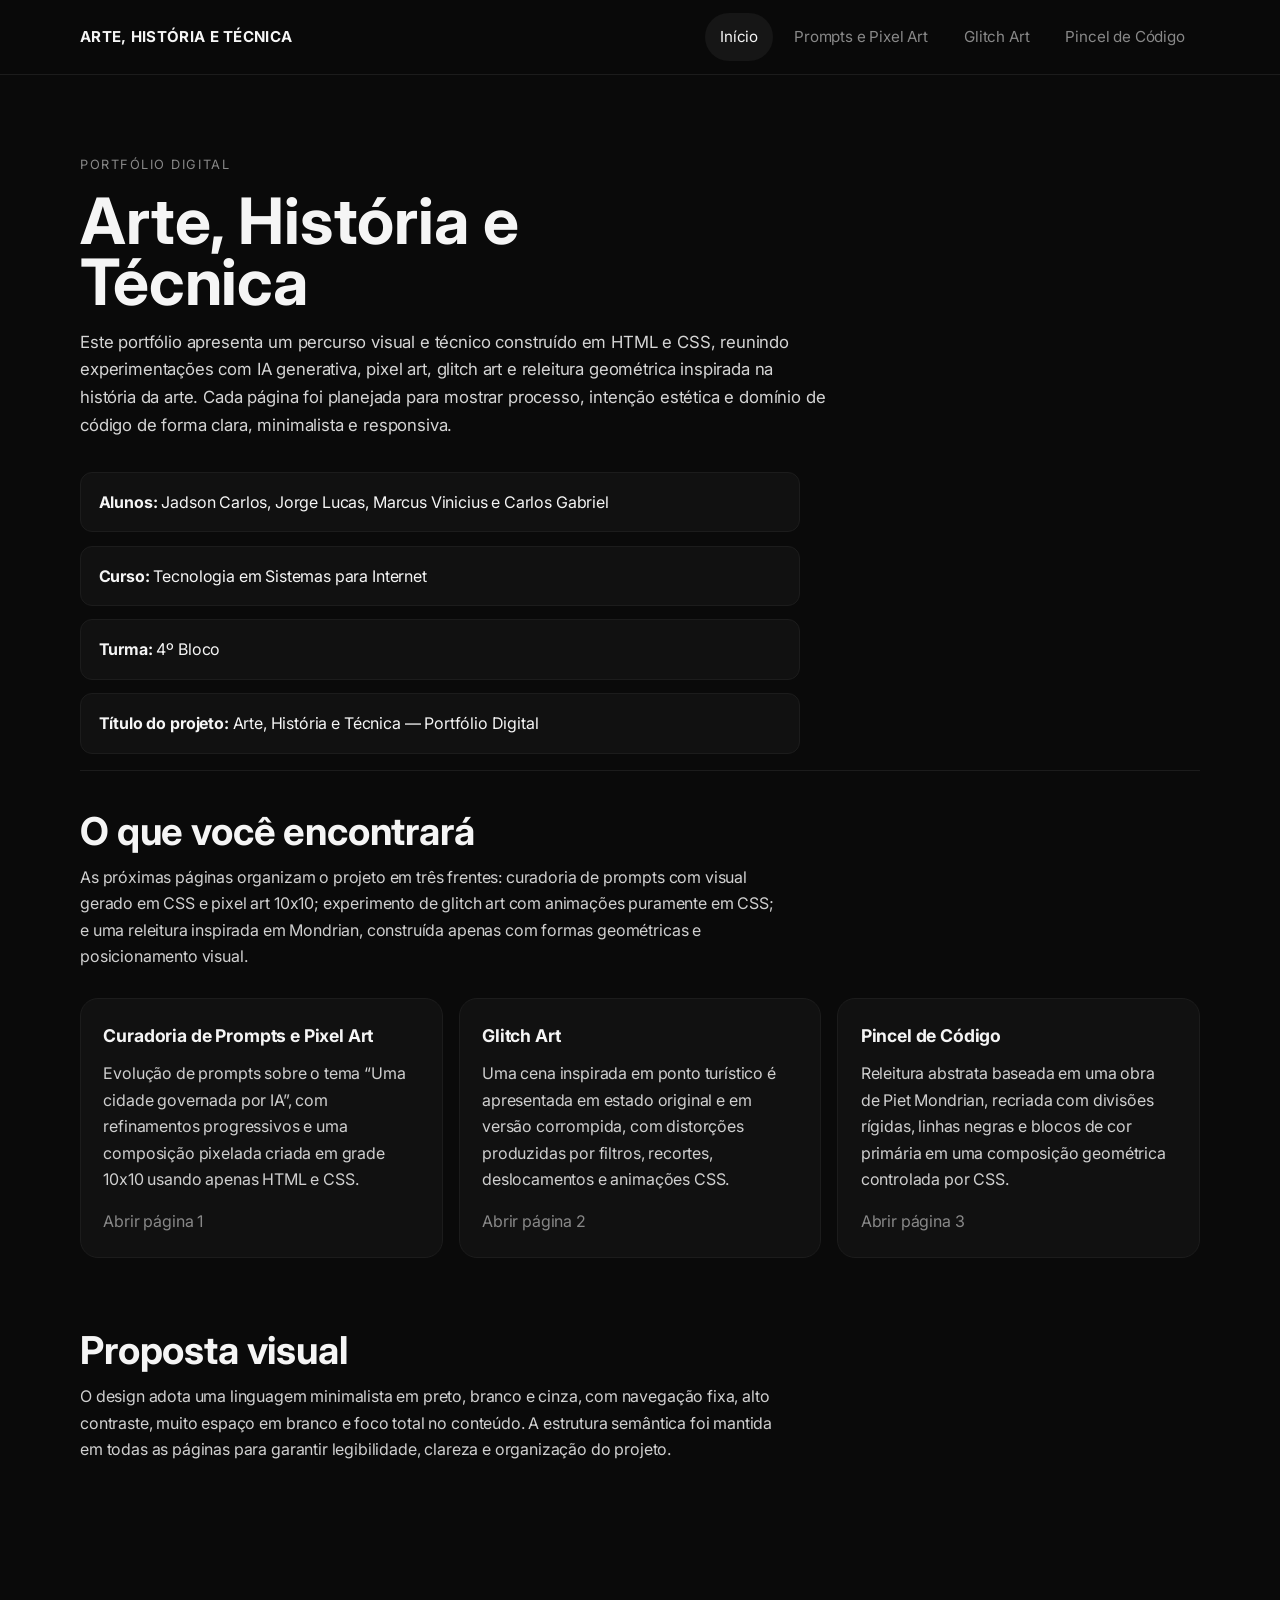
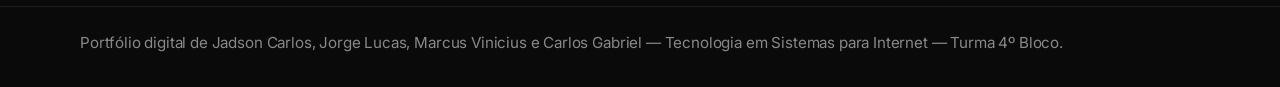
<file: index.html>
<!DOCTYPE html>
<html lang="pt-BR">
<head>
  <meta charset="UTF-8">
  <meta name="viewport" content="width=device-width, initial-scale=1.0">
  <title>Arte, História e Técnica — Portfólio Digital</title>
  <link rel="preconnect" href="https://fonts.googleapis.com">
  <link rel="preconnect" href="https://fonts.gstatic.com" crossorigin>
  <link href="https://fonts.googleapis.com/css2?family=Inter:wght@400;500;600;700;800&display=swap" rel="stylesheet">
  <link rel="stylesheet" href="style.css">
</head>
<body>
  <header class="site-header">
    <div class="container nav-inner">
      <a class="brand" href="index.html">Arte, História e Técnica</a>
      <nav class="site-nav" aria-label="Navegação principal">
        <a class="active" href="index.html">Início</a>
        <a href="pagina1.html">Prompts e Pixel Art</a>
        <a href="pagina2.html">Glitch Art</a>
        <a href="pagina3.html">Pincel de Código</a>
      </nav>
    </div>
  </header>

  <main class="site-main">
    <div class="container">
      <section class="page-intro">
        <span class="eyebrow">Portfólio Digital</span>
        <h1>Arte, História e Técnica</h1>
        <p>
          Este portfólio apresenta um percurso visual e técnico construído em HTML e CSS, reunindo experimentações com IA generativa,
          pixel art, glitch art e releitura geométrica inspirada na história da arte. Cada página foi planejada para mostrar processo,
          intenção estética e domínio de código de forma clara, minimalista e responsiva.
        </p>

        <ul class="meta-list">
          <li><strong>Alunos:</strong> Jadson Carlos, Jorge Lucas, Marcus Vinicius e Carlos Gabriel</li>
          <li><strong>Curso:</strong> Tecnologia em Sistemas para Internet</li>
          <li><strong>Turma:</strong> 4º Bloco</li>
          <li><strong>Título do projeto:</strong> Arte, História e Técnica — Portfólio Digital</li>
        </ul>
      </section>

      <section>
        <h2 class="section-title">O que você encontrará</h2>
        <p class="section-text">
          As próximas páginas organizam o projeto em três frentes: curadoria de prompts com visual gerado em CSS e pixel art 10x10;
          experimento de glitch art com animações puramente em CSS; e uma releitura inspirada em Mondrian, construída apenas com
          formas geométricas e posicionamento visual.
        </p>

        <div class="cards cards-three">
          <article class="card">
            <h3>Curadoria de Prompts e Pixel Art</h3>
            <p>
              Evolução de prompts sobre o tema “Uma cidade governada por IA”, com refinamentos progressivos e uma composição pixelada
              criada em grade 10x10 usando apenas HTML e CSS.
            </p>
            <a class="mini-link" href="pagina1.html">Abrir página 1</a>
          </article>

          <article class="card">
            <h3>Glitch Art</h3>
            <p>
              Uma cena inspirada em ponto turístico é apresentada em estado original e em versão corrompida, com distorções produzidas
              por filtros, recortes, deslocamentos e animações CSS.
            </p>
            <a class="mini-link" href="pagina2.html">Abrir página 2</a>
          </article>

          <article class="card">
            <h3>Pincel de Código</h3>
            <p>
              Releitura abstrata baseada em uma obra de Piet Mondrian, recriada com divisões rígidas, linhas negras e blocos de cor
              primária em uma composição geométrica controlada por CSS.
            </p>
            <a class="mini-link" href="pagina3.html">Abrir página 3</a>
          </article>
        </div>
      </section>

      <section>
        <h2 class="section-title">Proposta visual</h2>
        <p class="section-text">
          O design adota uma linguagem minimalista em preto, branco e cinza, com navegação fixa, alto contraste, muito espaço em
          branco e foco total no conteúdo. A estrutura semântica foi mantida em todas as páginas para garantir legibilidade, clareza
          e organização do projeto.
        </p>
      </section>
    </div>
  </main>

  <footer class="site-footer">
    <div class="container">
      <p>Portfólio digital de Jadson Carlos, Jorge Lucas, Marcus Vinicius e Carlos Gabriel — Tecnologia em Sistemas para Internet — Turma 4º Bloco.</p>
    </div>
  </footer>
</body>
</html>
</file>
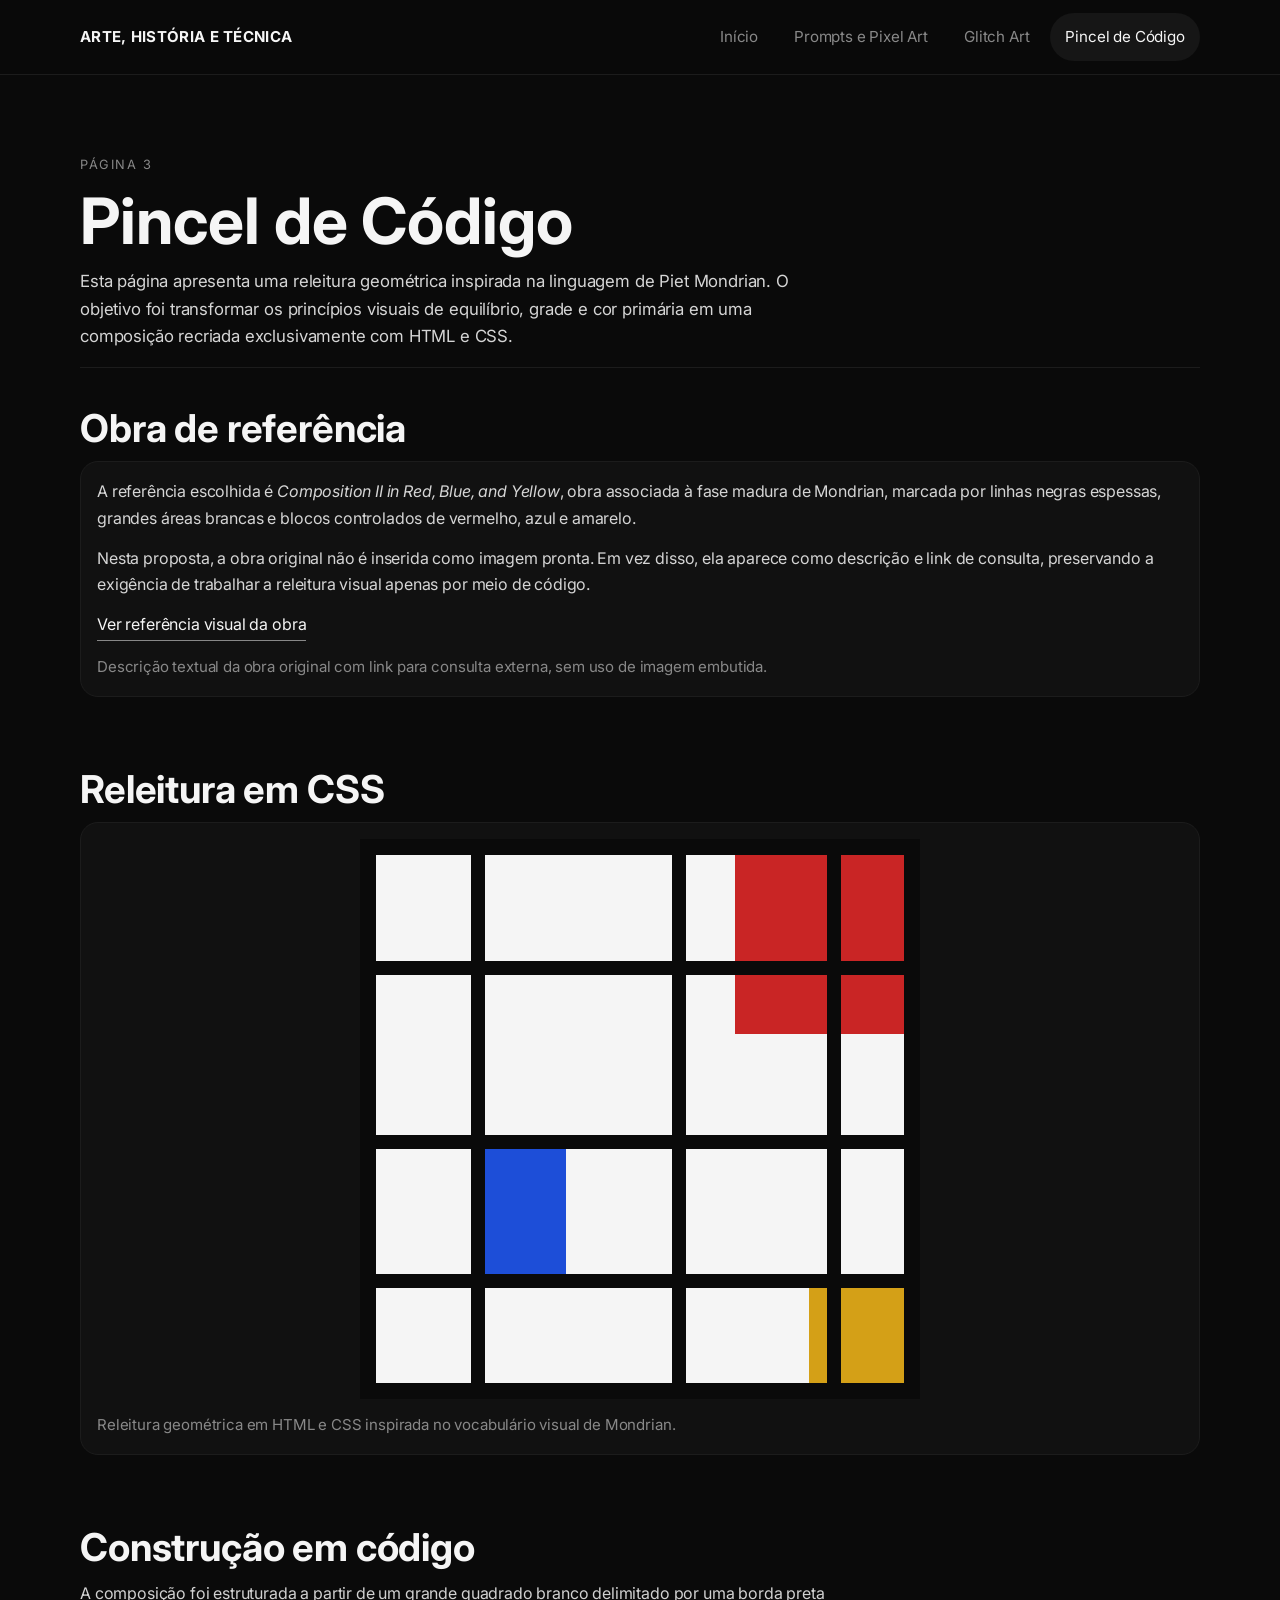
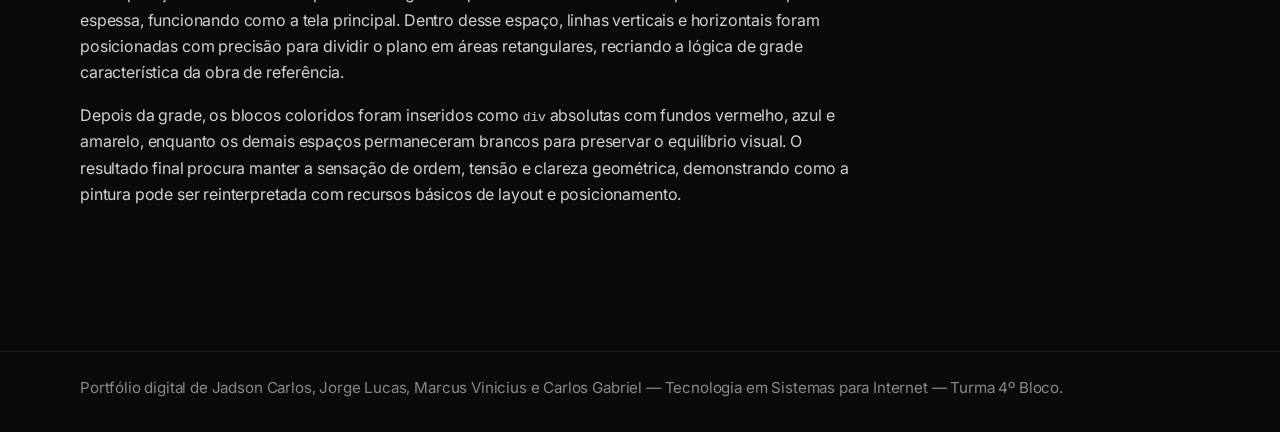
<file: pagina3.html>
<!DOCTYPE html>
<html lang="pt-BR">
<head>
  <meta charset="UTF-8">
  <meta name="viewport" content="width=device-width, initial-scale=1.0">
  <title>Pincel de Código — Arte, História e Técnica</title>
  <link rel="preconnect" href="https://fonts.googleapis.com">
  <link rel="preconnect" href="https://fonts.gstatic.com" crossorigin>
  <link href="https://fonts.googleapis.com/css2?family=Inter:wght@400;500;600;700;800&display=swap" rel="stylesheet">
  <link rel="stylesheet" href="style.css">
</head>
<body>
  <header class="site-header">
    <div class="container nav-inner">
      <a class="brand" href="index.html">Arte, História e Técnica</a>
      <nav class="site-nav" aria-label="Navegação principal">
        <a href="index.html">Início</a>
        <a href="pagina1.html">Prompts e Pixel Art</a>
        <a href="pagina2.html">Glitch Art</a>
        <a class="active" href="pagina3.html">Pincel de Código</a>
      </nav>
    </div>
  </header>

  <main class="site-main">
    <div class="container">
      <section class="page-intro">
        <span class="eyebrow">Página 3</span>
        <h1>Pincel de Código</h1>
        <p>
          Esta página apresenta uma releitura geométrica inspirada na linguagem de Piet Mondrian. O objetivo foi transformar os princípios
          visuais de equilíbrio, grade e cor primária em uma composição recriada exclusivamente com HTML e CSS.
        </p>
      </section>

      <section>
        <h2 class="section-title">Obra de referência</h2>
        <figure class="reference-card">
          <div class="reference-body">
            <p>
              A referência escolhida é <em>Composition II in Red, Blue, and Yellow</em>, obra associada à fase madura de Mondrian, marcada por
              linhas negras espessas, grandes áreas brancas e blocos controlados de vermelho, azul e amarelo.
            </p>
            <p>
              Nesta proposta, a obra original não é inserida como imagem pronta. Em vez disso, ela aparece como descrição e link de consulta,
              preservando a exigência de trabalhar a releitura visual apenas por meio de código.
            </p>
            <p>
              <a class="reference-link" href="https://www.piet-mondrian.org/composition-ii-in-red-blue-and-yellow.jsp" target="_blank" rel="noopener noreferrer">
                Ver referência visual da obra
              </a>
            </p>
          </div>
          <figcaption>Descrição textual da obra original com link para consulta externa, sem uso de imagem embutida.</figcaption>
        </figure>
      </section>

      <section>
        <h2 class="section-title">Releitura em CSS</h2>
        <figure>
          <div class="mondrian-frame">
            <div class="mondrian-art" aria-hidden="true">
              <div class="block white-a"></div>
              <div class="block white-b"></div>
              <div class="block white-c"></div>
              <div class="block white-d"></div>
              <div class="block white-e"></div>
              <div class="block white-f"></div>
              <div class="block red"></div>
              <div class="block blue"></div>
              <div class="block yellow"></div>

              <div class="line-v v1"></div>
              <div class="line-v v2"></div>
              <div class="line-v v3"></div>

              <div class="line-h h1"></div>
              <div class="line-h h2"></div>
              <div class="line-h h3"></div>
            </div>
          </div>
          <figcaption>Releitura geométrica em HTML e CSS inspirada no vocabulário visual de Mondrian.</figcaption>
        </figure>
      </section>

      <section>
        <h2 class="section-title">Construção em código</h2>
        <div class="prose">
          <p>
            A composição foi estruturada a partir de um grande quadrado branco delimitado por uma borda preta espessa, funcionando como a
            tela principal. Dentro desse espaço, linhas verticais e horizontais foram posicionadas com precisão para dividir o plano em
            áreas retangulares, recriando a lógica de grade característica da obra de referência.
          </p>

          <p>
            Depois da grade, os blocos coloridos foram inseridos como <code>div</code> absolutas com fundos vermelho, azul e amarelo, enquanto
            os demais espaços permaneceram brancos para preservar o equilíbrio visual. O resultado final procura manter a sensação de ordem,
            tensão e clareza geométrica, demonstrando como a pintura pode ser reinterpretada com recursos básicos de layout e posicionamento.
          </p>
        </div>
      </section>
    </div>
  </main>

  <footer class="site-footer">
    <div class="container">
      <p>Portfólio digital de Jadson Carlos, Jorge Lucas, Marcus Vinicius e Carlos Gabriel — Tecnologia em Sistemas para Internet — Turma 4º Bloco.</p>
    </div>
  </footer>
</body>
</html>
</file>
<file: style.css>
:root {
  --black: #0a0a0a;
  --white: #f5f5f5;
  --gray: #888888;
  --line: #1c1c1c;
  --surface: #111111;
  --surface-soft: #161616;
  --max-width: 1120px;
  --radius: 18px;
  --radius-sm: 12px;
  --transition: 180ms ease;
  --red: #c92525;
  --blue: #1d4ed8;
  --yellow: #d4a017;
}

* {
  box-sizing: border-box;
  margin: 0;
  padding: 0;
}

html {
  scroll-behavior: smooth;
}

body {
  font-family: "Inter", sans-serif;
  background: var(--black);
  color: var(--white);
  line-height: 1.65;
  letter-spacing: -0.01em;
}

a {
  color: var(--white);
  text-decoration: none;
}

a:hover {
  color: var(--gray);
}

img {
  max-width: 100%;
  display: block;
}

.container {
  width: min(calc(100% - 2rem), var(--max-width));
  margin: 0 auto;
}

.site-header {
  position: fixed;
  top: 0;
  inset-inline: 0;
  z-index: 1000;
  background: rgba(10, 10, 10, 0.96);
  border-bottom: 1px solid var(--line);
  backdrop-filter: blur(10px);
}

.nav-inner {
  min-height: 74px;
  display: flex;
  align-items: center;
  justify-content: space-between;
  gap: 1rem;
}

.brand {
  font-size: 0.94rem;
  font-weight: 700;
  letter-spacing: 0.02em;
  text-transform: uppercase;
  color: var(--white);
  white-space: nowrap;
}

.site-nav {
  display: flex;
  align-items: center;
  gap: 0.35rem;
  flex-wrap: wrap;
  justify-content: flex-end;
}

.site-nav a {
  padding: 0.7rem 0.95rem;
  border-radius: 999px;
  color: var(--gray);
  font-size: 0.95rem;
  transition: background var(--transition), color var(--transition);
}

.site-nav a:hover,
.site-nav a.active {
  color: var(--white);
  background: var(--surface-soft);
}

.site-main {
  padding-top: 118px;
  padding-bottom: 72px;
}

section {
  margin-bottom: 4.5rem;
}

.page-intro {
  padding: 2rem 0 1rem;
  border-bottom: 1px solid var(--line);
  margin-bottom: 2.5rem;
}

.eyebrow {
  display: inline-block;
  color: var(--gray);
  font-size: 0.8rem;
  text-transform: uppercase;
  letter-spacing: 0.12em;
  margin-bottom: 1rem;
}

.page-intro h1 {
  font-size: clamp(2.2rem, 5vw, 4.4rem);
  line-height: 0.95;
  max-width: 12ch;
  margin-bottom: 1rem;
}

.page-intro p {
  max-width: 68ch;
  color: #d5d5d5;
  font-size: 1.05rem;
}

.meta-list {
  list-style: none;
  display: grid;
  gap: 0.85rem;
  margin-top: 2rem;
  max-width: 720px;
}

.meta-list li {
  padding: 1rem 1.1rem;
  border: 1px solid var(--line);
  border-radius: var(--radius-sm);
  background: var(--surface);
}

.section-title {
  font-size: clamp(1.5rem, 3vw, 2.4rem);
  margin-bottom: 0.8rem;
  line-height: 1.05;
}

.section-text {
  color: #d0d0d0;
  max-width: 70ch;
}

.cards {
  display: grid;
  gap: 1rem;
  margin-top: 1.75rem;
}

.cards-three {
  grid-template-columns: repeat(3, minmax(0, 1fr));
}

.cards-two {
  grid-template-columns: repeat(2, minmax(0, 1fr));
}

.card {
  background: var(--surface);
  border: 1px solid var(--line);
  border-radius: var(--radius);
  padding: 1.4rem;
  min-height: 100%;
}

.card h3 {
  margin-bottom: 0.65rem;
  font-size: 1.1rem;
}

.card p {
  color: #cfcfcf;
}

.card .mini-link {
  display: inline-flex;
  margin-top: 1rem;
  color: var(--gray);
}

.card .mini-link:hover {
  color: var(--white);
}

.content-grid {
  display: grid;
  grid-template-columns: 1.15fr 0.85fr;
  gap: 1.25rem;
  align-items: start;
}

.figure-stack,
.text-stack {
  display: grid;
  gap: 1rem;
}

figure {
  background: var(--surface);
  border: 1px solid var(--line);
  border-radius: var(--radius);
  padding: 1rem;
}

figcaption {
  margin-top: 0.9rem;
  color: var(--gray);
  font-size: 0.94rem;
}

.prompt-flow {
  display: grid;
  gap: 1rem;
  margin-top: 1.5rem;
}

.prompt-step {
  background: var(--surface);
  border: 1px solid var(--line);
  border-radius: var(--radius);
  padding: 1.15rem;
}

.prompt-step h3 {
  font-size: 1rem;
  margin-bottom: 0.65rem;
}

.prompt-label {
  display: inline-block;
  font-size: 0.75rem;
  text-transform: uppercase;
  letter-spacing: 0.12em;
  color: var(--gray);
  margin-bottom: 0.8rem;
}

.prompt-text {
  background: #0f0f0f;
  border: 1px solid #202020;
  border-radius: 14px;
  padding: 1rem;
  color: #ededed;
  line-height: 1.7;
  margin-bottom: 0.9rem;
}

.prompt-step p:last-child {
  color: #d0d0d0;
}

.note-box {
  border-left: 2px solid var(--gray);
  padding-left: 1rem;
  color: #d6d6d6;
}

.imagem-gerada {
  position: relative;
  min-height: 340px;
  border-radius: 16px;
  overflow: hidden;
  background:
    linear-gradient(to bottom, #101010 0%, #0b0b0b 46%, #050505 100%);
  border: 1px solid #1d1d1d;
}

.imagem-gerada::before {
  content: "";
  position: absolute;
  inset: 0;
  background:
    repeating-linear-gradient(to right, transparent 0 39px, rgba(245, 245, 245, 0.05) 39px 40px),
    repeating-linear-gradient(to bottom, transparent 0 39px, rgba(245, 245, 245, 0.035) 39px 40px);
  opacity: 0.4;
}

.imagem-gerada::after {
  content: "";
  position: absolute;
  inset: auto 0 0 0;
  height: 82px;
  background:
    linear-gradient(to top, rgba(245, 245, 245, 0.07), transparent 70%);
}

.ai-core,
.ai-ring,
.ai-ring-two {
  position: absolute;
  border-radius: 50%;
  border: 1px solid rgba(245, 245, 245, 0.22);
}

.ai-core {
  width: 94px;
  height: 94px;
  top: 44px;
  left: 50%;
  transform: translateX(-50%);
  background:
    radial-gradient(circle at center, rgba(245, 245, 245, 0.92) 0 12%, rgba(245, 245, 245, 0.18) 12% 14%, transparent 14%);
}

.ai-ring {
  width: 160px;
  height: 160px;
  top: 12px;
  left: 50%;
  transform: translateX(-50%);
}

.ai-ring-two {
  width: 220px;
  height: 220px;
  top: -18px;
  left: 50%;
  transform: translateX(-50%);
  opacity: 0.55;
}

.ai-node {
  position: absolute;
  width: 10px;
  height: 10px;
  background: var(--white);
  border-radius: 50%;
}

.ai-node.n1 { top: 74px; left: calc(50% - 78px); }
.ai-node.n2 { top: 74px; right: calc(50% - 78px); }
.ai-node.n3 { top: 18px; left: calc(50% - 5px); }
.ai-node.n4 { top: 130px; left: calc(50% - 5px); }

.skyline {
  position: absolute;
  left: 0;
  right: 0;
  bottom: 22px;
  display: flex;
  align-items: flex-end;
  justify-content: center;
  gap: 12px;
  padding: 0 20px;
}

.building {
  position: relative;
  background: #151515;
  border: 1px solid #222222;
  width: 70px;
  overflow: hidden;
}

.building::before {
  content: "";
  position: absolute;
  inset: 14px 10px 16px;
  background:
    repeating-linear-gradient(to right, rgba(245, 245, 245, 0.16) 0 8px, transparent 8px 18px),
    repeating-linear-gradient(to bottom, rgba(245, 245, 245, 0.16) 0 8px, transparent 8px 18px);
  opacity: 0.9;
}

.building::after {
  content: "";
  position: absolute;
  inset: auto 0 0 0;
  height: 18px;
  background: rgba(245, 245, 245, 0.08);
}

.b1 { height: 110px; }
.b2 { height: 170px; width: 86px; }
.b3 { height: 145px; width: 62px; }
.b4 { height: 220px; width: 96px; }
.b5 { height: 130px; width: 64px; }
.b6 { height: 185px; width: 80px; }
.b7 { height: 118px; }

.pixel-art-frame {
  display: flex;
  justify-content: center;
  padding: 0.5rem;
}

.pixel-art {
  display: grid;
  grid-template-columns: repeat(10, 22px);
  grid-template-rows: repeat(10, 22px);
  gap: 2px;
  padding: 14px;
  border-radius: 16px;
  background: #101010;
  border: 1px solid #202020;
}

.pixel {
  width: 22px;
  height: 22px;
  background: var(--black);
}

.p-dark { background: var(--black); }
.p-gray { background: var(--gray); }
.p-light { background: var(--white); }

.gallery-two {
  display: grid;
  grid-template-columns: repeat(2, minmax(0, 1fr));
  gap: 1rem;
  margin-top: 1.6rem;
}

.art-stage {
  min-height: 360px;
  border-radius: 16px;
  overflow: hidden;
  position: relative;
  border: 1px solid #1d1d1d;
  background:
    linear-gradient(to bottom, #0d0d0d 0%, #0b0b0b 58%, #070707 100%);
}

.art-stage::before {
  content: "";
  position: absolute;
  inset: auto 0 0 0;
  height: 72px;
  background:
    linear-gradient(to top, rgba(245, 245, 245, 0.08), transparent 72%);
}

.moon {
  position: absolute;
  top: 36px;
  right: 42px;
  width: 64px;
  height: 64px;
  border-radius: 50%;
  border: 1px solid rgba(245, 245, 245, 0.18);
}

.plaza {
  position: absolute;
  left: -5%;
  right: -5%;
  bottom: 18px;
  height: 88px;
  background:
    linear-gradient(to bottom, rgba(245, 245, 245, 0.08), rgba(245, 245, 245, 0.02)),
    repeating-linear-gradient(to right, transparent 0 29px, rgba(245, 245, 245, 0.06) 29px 30px);
  transform: perspective(420px) rotateX(70deg);
  transform-origin: bottom;
}

.cathedral {
  position: absolute;
  left: 50%;
  bottom: 58px;
  width: 290px;
  height: 220px;
  transform: translateX(-50%);
}

.spike {
  position: absolute;
  bottom: 0;
  width: 22px;
  height: 180px;
  background: var(--white);
  border-radius: 20px 20px 0 0;
  transform-origin: bottom center;
}

.s1 { left: 0; transform: rotate(-60deg); }
.s2 { left: 26px; transform: rotate(-47deg); height: 188px; }
.s3 { left: 58px; transform: rotate(-34deg); height: 194px; }
.s4 { left: 92px; transform: rotate(-18deg); height: 200px; }
.s5 { left: 126px; transform: rotate(-6deg); height: 206px; }
.s6 { right: 126px; transform: rotate(6deg); height: 206px; }
.s7 { right: 92px; transform: rotate(18deg); height: 200px; }
.s8 { right: 58px; transform: rotate(34deg); height: 194px; }
.s9 { right: 26px; transform: rotate(47deg); height: 188px; }
.s10 { right: 0; transform: rotate(60deg); }

.pool {
  position: absolute;
  left: 50%;
  bottom: 44px;
  width: 160px;
  height: 18px;
  transform: translateX(-50%);
  border-radius: 999px;
  background: rgba(245, 245, 245, 0.18);
  filter: blur(1px);
}

.glitch-scene {
  isolation: isolate;
}

.glitch-scene .base-layer,
.glitch-scene .glitch-layer {
  position: absolute;
  inset: 0;
}

.glitch-scene .glitch-layer {
  opacity: 0.8;
  mix-blend-mode: screen;
}

.glitch-scene .layer-one {
  transform: translate(8px, -4px) skewX(2deg);
  filter: contrast(1.15) brightness(1.1) saturate(0);
  clip-path: polygon(0 0, 100% 0, 100% 16%, 0 24%, 0 34%, 100% 30%, 100% 52%, 0 58%, 0 72%, 100% 68%, 100% 100%, 0 100%);
  animation: glitchShiftOne 2.8s infinite steps(2);
}

.glitch-scene .layer-two {
  transform: translate(-10px, 6px) skewX(-4deg);
  filter: contrast(1.4) brightness(0.92) saturate(0);
  clip-path: polygon(0 8%, 100% 0, 100% 22%, 0 18%, 0 40%, 100% 48%, 100% 66%, 0 60%, 0 82%, 100% 88%, 100% 100%, 0 100%);
  animation: glitchShiftTwo 2.1s infinite steps(3);
}

.glitch-scene::before {
  content: "";
  position: absolute;
  inset: 0;
  background:
    repeating-linear-gradient(to bottom, rgba(245, 245, 245, 0.075) 0 2px, transparent 2px 6px);
  mix-blend-mode: screen;
  opacity: 0.38;
  pointer-events: none;
}

.glitch-scene::after {
  content: "";
  position: absolute;
  inset: 0;
  background:
    linear-gradient(90deg, transparent 0 18%, rgba(245, 245, 245, 0.08) 18% 22%, transparent 22% 48%, rgba(245, 245, 245, 0.08) 48% 54%, transparent 54% 100%);
  transform: skewX(-8deg);
  opacity: 0.5;
  animation: scanDrift 4s infinite linear;
  pointer-events: none;
}

.prose {
  display: grid;
  gap: 1rem;
  max-width: 78ch;
}

.prose p {
  color: #d1d1d1;
}

.reference-card .reference-body {
  display: grid;
  gap: 0.85rem;
}

.reference-card p {
  color: #d5d5d5;
}

.reference-link {
  display: inline-flex;
  width: fit-content;
  padding-bottom: 0.15rem;
  border-bottom: 1px solid var(--gray);
}

.reference-link:hover {
  border-bottom-color: var(--white);
}

.mondrian-frame {
  display: flex;
  justify-content: center;
}

.mondrian-art {
  position: relative;
  width: min(100%, 560px);
  aspect-ratio: 1 / 1;
  background: var(--white);
  border: 16px solid var(--black);
  overflow: hidden;
}

.line-v,
.line-h,
.block {
  position: absolute;
}

.line-v {
  top: 0;
  bottom: 0;
  width: 14px;
  background: var(--black);
}

.line-h {
  left: 0;
  right: 0;
  height: 14px;
  background: var(--black);
}

.v1 { left: 18%; }
.v2 { left: 56%; }
.v3 { right: 12%; }

.h1 { top: 20%; }
.h2 { top: 53%; }
.h3 { bottom: 18%; }

.block.red {
  top: 0;
  right: 0;
  width: 32%;
  height: 34%;
  background: var(--red);
}

.block.blue {
  left: 18%;
  top: 53%;
  width: 18%;
  height: 29%;
  background: var(--blue);
}

.block.yellow {
  right: 0;
  bottom: 0;
  width: 18%;
  height: 18%;
  background: var(--yellow);
}

.block.white-a {
  left: 0;
  top: 0;
  width: 18%;
  height: 20%;
  background: var(--white);
}

.block.white-b {
  left: 0;
  top: 20%;
  width: 56%;
  height: 33%;
  background: var(--white);
}

.block.white-c {
  left: 36%;
  top: 53%;
  width: 20%;
  height: 47%;
  background: var(--white);
}

.block.white-d {
  left: 56%;
  top: 34%;
  width: 32%;
  height: 19%;
  background: var(--white);
}

.block.white-e {
  left: 0;
  bottom: 0;
  width: 18%;
  height: 18%;
  background: var(--white);
}

.block.white-f {
  left: 56%;
  bottom: 0;
  width: 26%;
  height: 18%;
  background: var(--white);
}

.site-footer {
  border-top: 1px solid var(--line);
  padding: 1.4rem 0 2rem;
}

.site-footer p {
  color: var(--gray);
  font-size: 0.95rem;
}

@keyframes glitchShiftOne {
  0%, 100% {
    transform: translate(8px, -4px) skewX(2deg);
  }
  20% {
    transform: translate(-3px, 3px) skewX(-2deg);
  }
  40% {
    transform: translate(12px, 2px) skewX(3deg);
  }
  60% {
    transform: translate(-8px, -2px) skewX(-4deg);
  }
  80% {
    transform: translate(4px, 6px) skewX(1deg);
  }
}

@keyframes glitchShiftTwo {
  0%, 100% {
    transform: translate(-10px, 6px) skewX(-4deg);
  }
  25% {
    transform: translate(6px, -2px) skewX(3deg);
  }
  50% {
    transform: translate(-2px, -6px) skewX(-1deg);
  }
  75% {
    transform: translate(10px, 4px) skewX(5deg);
  }
}

@keyframes scanDrift {
  0% {
    transform: translateX(-16px) skewX(-8deg);
  }
  50% {
    transform: translateX(16px) skewX(-8deg);
  }
  100% {
    transform: translateX(-16px) skewX(-8deg);
  }
}

@media (max-width: 960px) {
  .cards-three,
  .cards-two,
  .content-grid,
  .gallery-two {
    grid-template-columns: 1fr;
  }

  .page-intro h1 {
    max-width: 14ch;
  }
}

@media (max-width: 720px) {
  .site-main {
    padding-top: 128px;
  }

  .nav-inner {
    align-items: flex-start;
    padding: 0.8rem 0;
    flex-direction: column;
  }

  .site-nav {
    width: 100%;
    justify-content: flex-start;
  }

  .site-nav a {
    padding: 0.55rem 0.8rem;
    font-size: 0.9rem;
  }

  .pixel-art {
    grid-template-columns: repeat(10, 18px);
    grid-template-rows: repeat(10, 18px);
  }

  .pixel {
    width: 18px;
    height: 18px;
  }

  .cathedral {
    width: 250px;
    height: 200px;
  }

  .spike {
    width: 18px;
  }

  .moon {
    width: 52px;
    height: 52px;
    top: 28px;
    right: 28px;
  }
}

@media (max-width: 520px) {
  .page-intro h1 {
    font-size: 2rem;
  }

  .section-title {
    font-size: 1.45rem;
  }

  .brand {
    white-space: normal;
  }

  .site-main {
    padding-top: 146px;
  }

  .skyline {
    gap: 8px;
  }

  .building {
    width: 48px;
  }

  .b2,
  .b4,
  .b6 {
    width: 58px;
  }

  .mondrian-art {
    border-width: 12px;
  }

  .line-v {
    width: 10px;
  }

  .line-h {
    height: 10px;
  }
}
</file>
